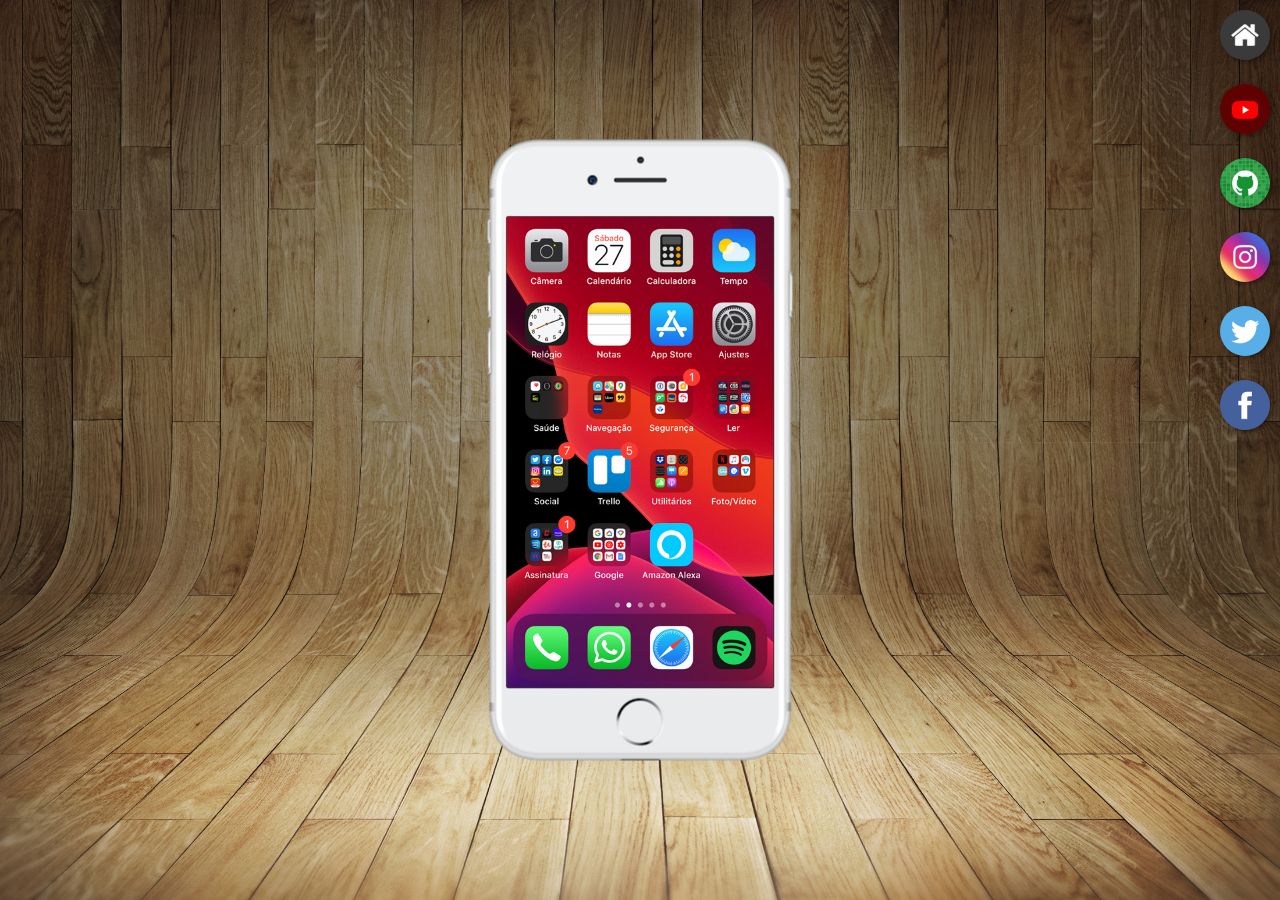
<file: index.html>
<!DOCTYPE html>
<html lang="pt-br">
<head>
    <meta charset="UTF-8">
    <meta http-equiv="X-UA-Compatible" content="IE=edge">
    <meta name="viewport" content="width=device-width, initial-scale=1.0">
    <link rel="shortcut icon" href="favicon.ico" type="image/x-icon">
    <link rel="stylesheet" href="estilos/style.css">
    <title>Redes sociais</title>
</head>
<body>
    <main>
        <section id="telefone">
            <iframe src="home.html" name="tela" id="tela" frameborder="0">
                Seu navegador não é compatível com isso.
            </iframe>
        </section>
        <section id="redes-sociais">
            <a href="home.html" target="tela"><img src="imagens/logo-home.jpg" alt="Home"></a> <br>
            <a href="youtube.html" target="tela"><img src="imagens/logo-youtube.jpg" alt="Youtube"></a> <br>
            <a href="github.html" target="tela"><img src="imagens/logo-github.jpg" alt="Github"></a> <br>
            <a href="instagram.html" target="tela"><img src="imagens/logo-instagram.jpg" alt="Instagram"></a> <br>
            <a href="twitter.html" target="tela"><img src="imagens/logo-twitter.jpg" alt="Twitter"></a> <br>
            <a href="facebook.html" target="tela"><img src="imagens/logo-facebook.jpg" alt="Facebook"></a> <br>

        </section>
    </main>
</body>
</html>
</file>
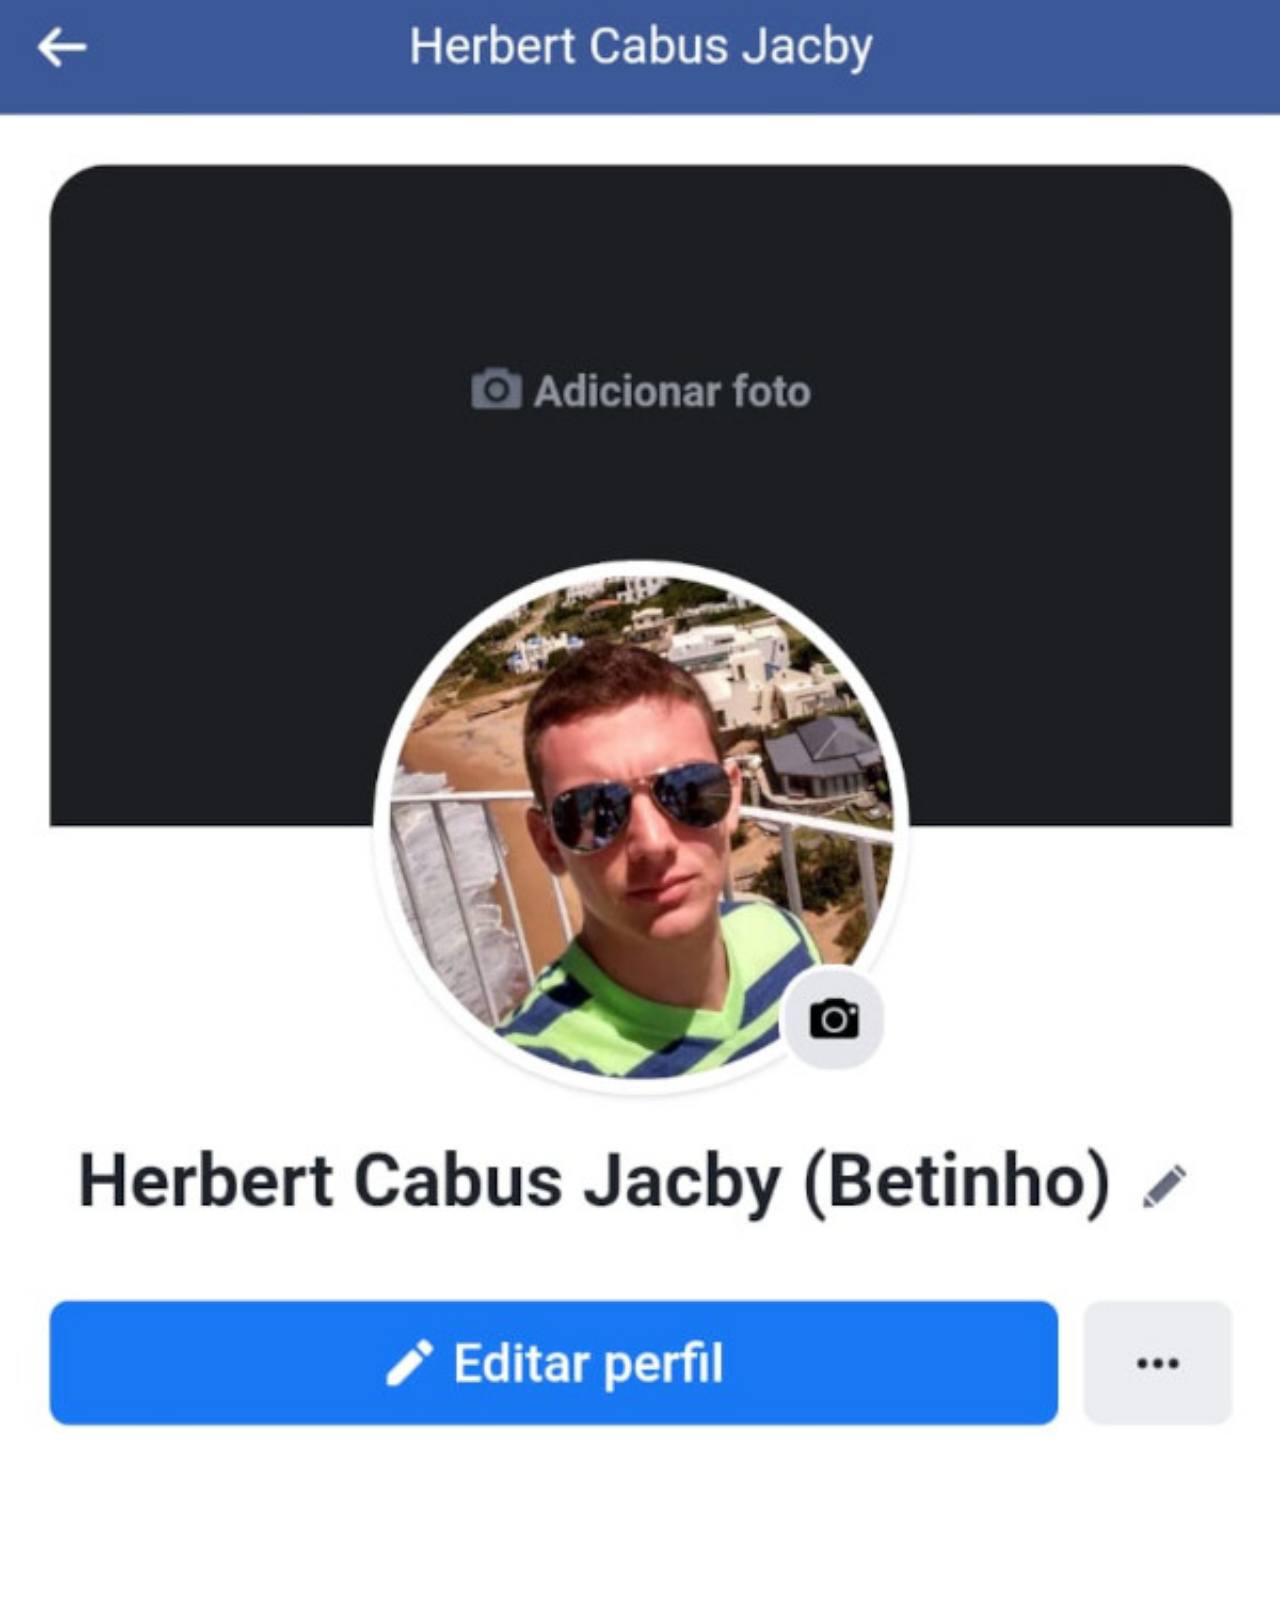
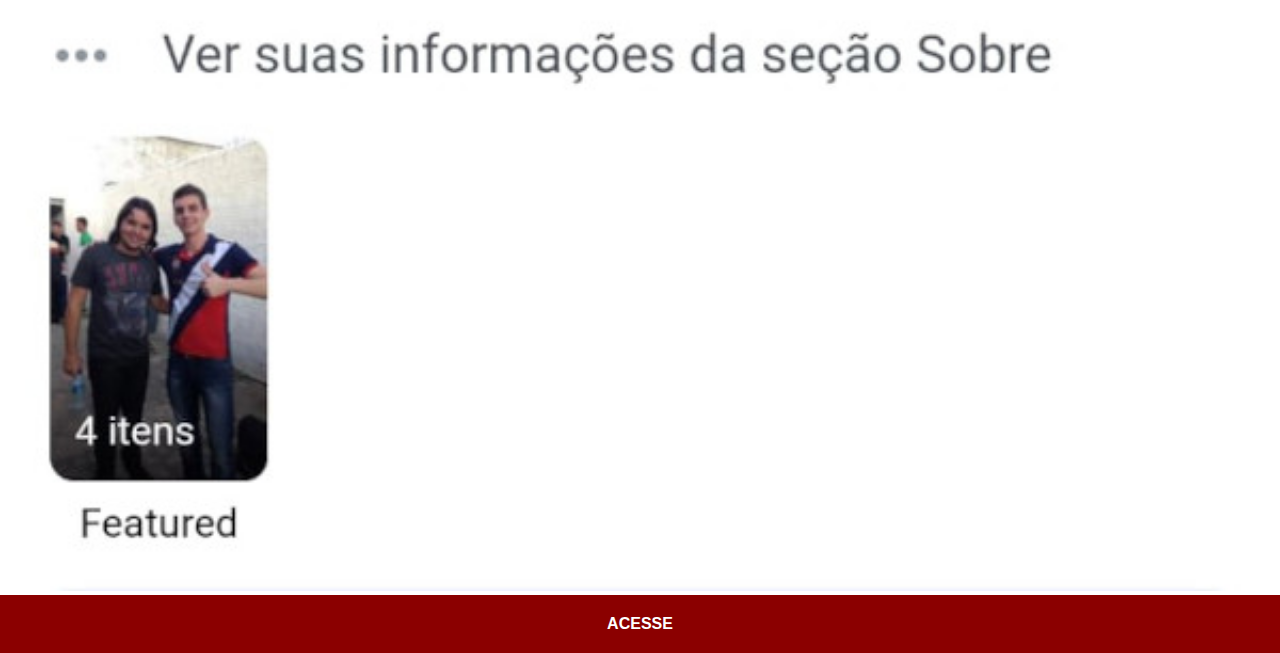
<file: facebook.html>
<!DOCTYPE html>
<html lang="pt-br">
<head>
    <meta charset="UTF-8">
    <meta http-equiv="X-UA-Compatible" content="IE=edge">
    <meta name="viewport" content="width=device-width, initial-scale=1.0">
    <link rel="stylesheet" href="estilos/social.css">
    <title>Facebook</title>
</head>
<body>
    <img src="imagens/tela-facebook.jpg" alt="Facebook">
    <a href="https://www.facebook.com/herbert.cj/" target="_blank">ACESSE</a>
</body>
</html>
</file>
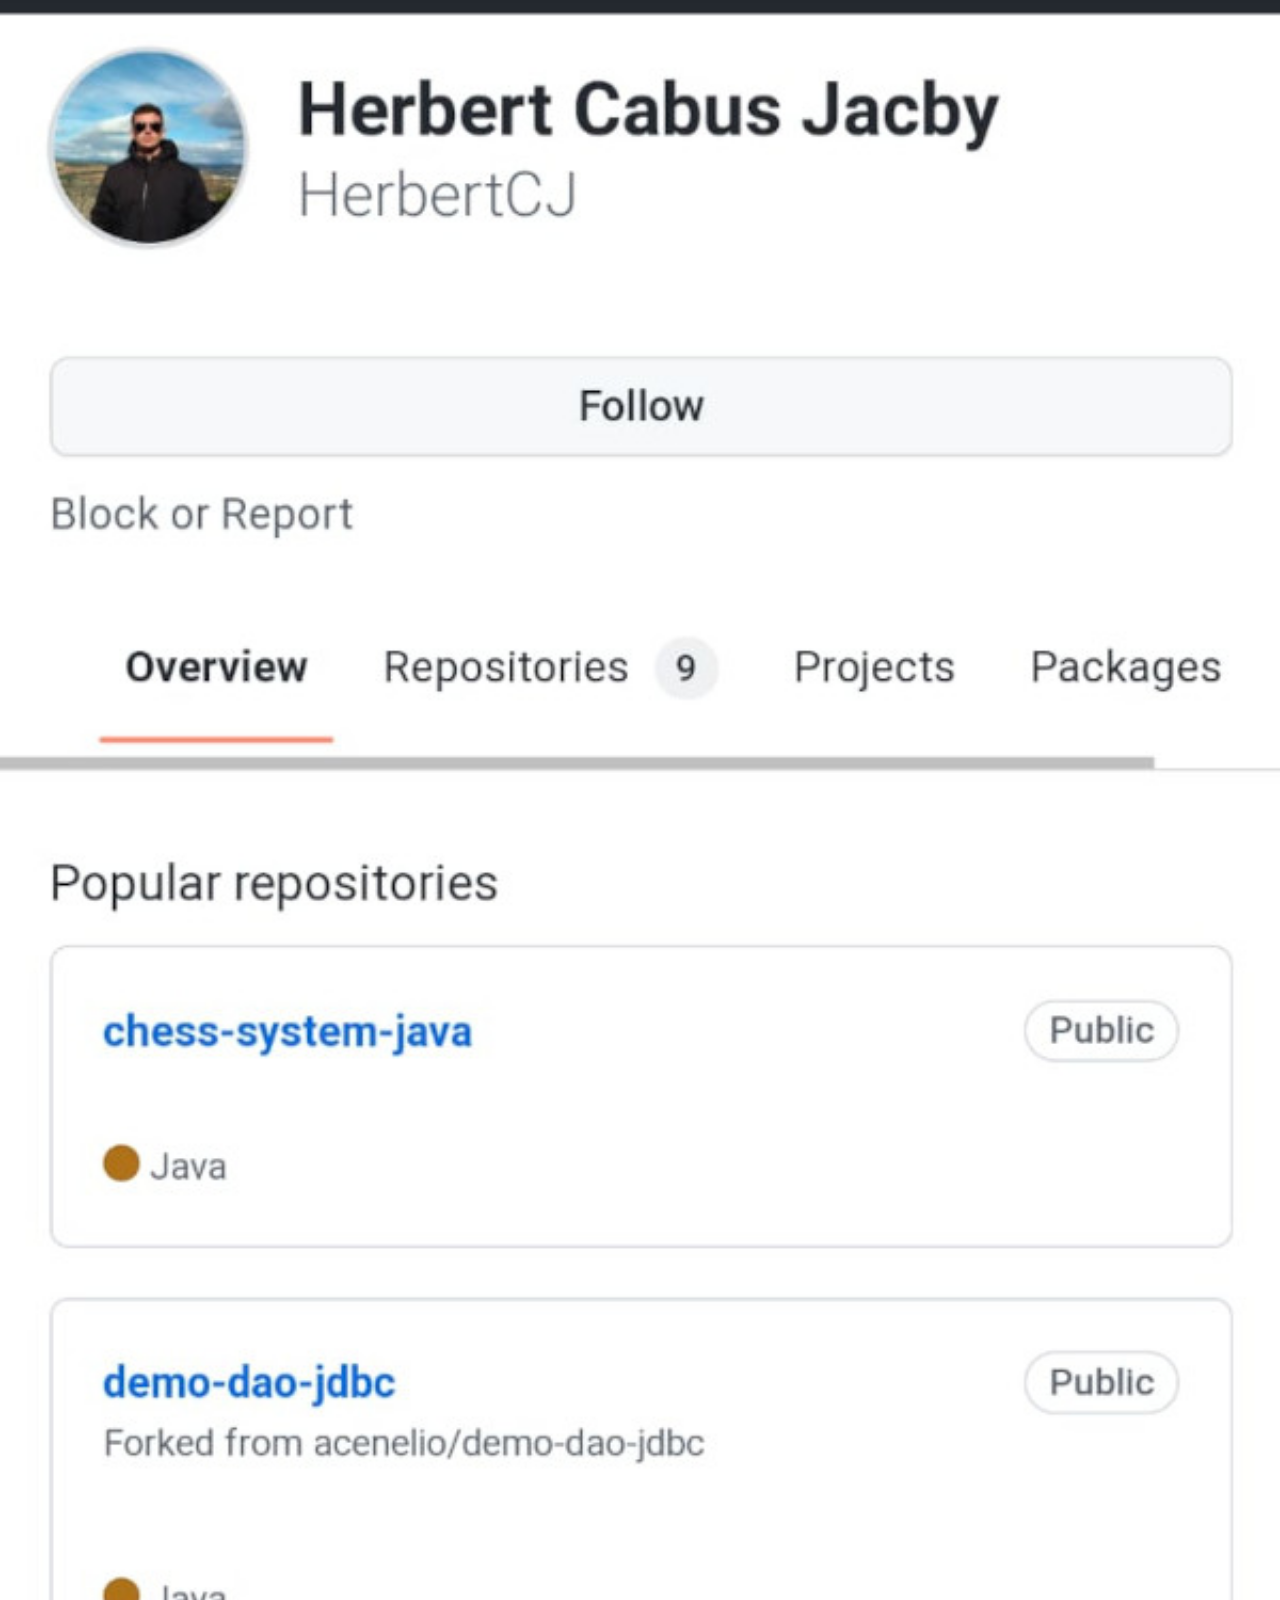
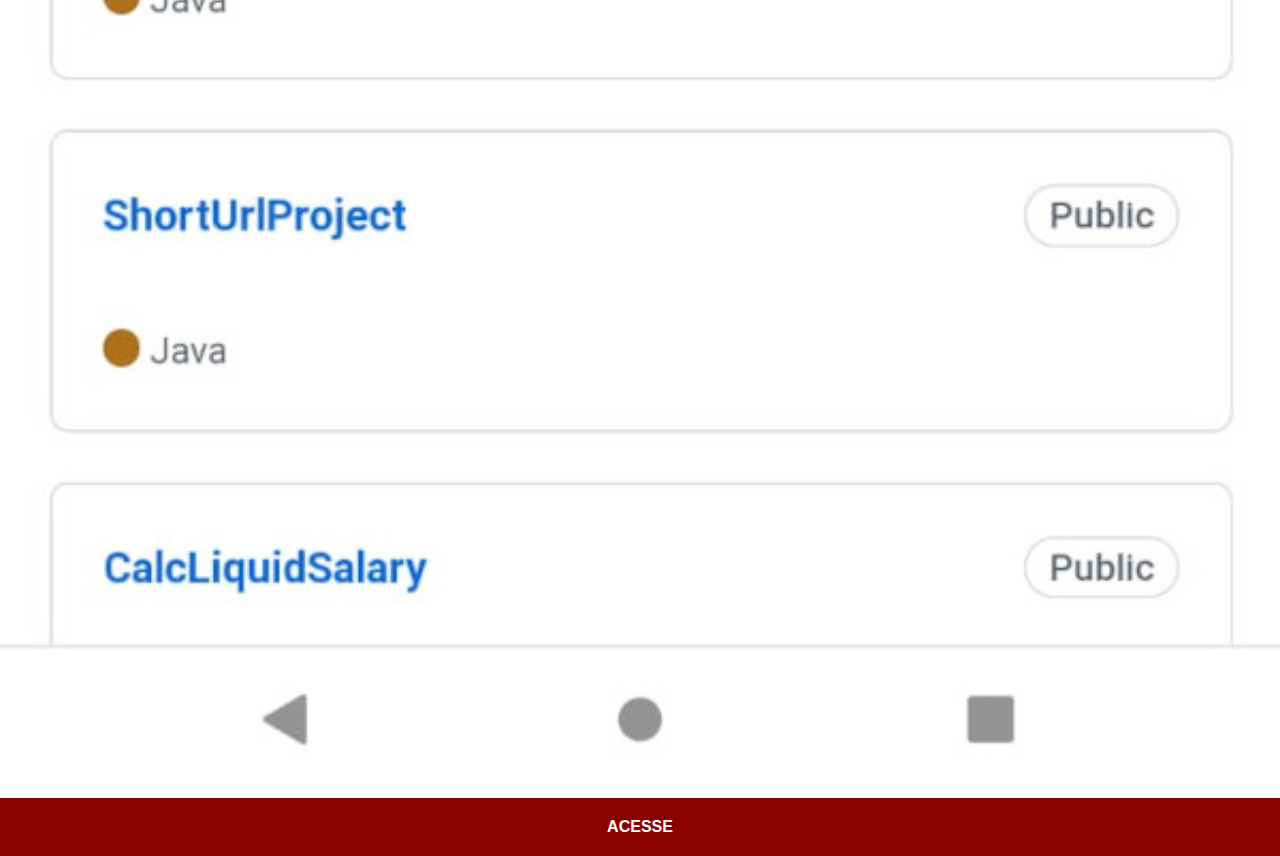
<file: github.html>
<!DOCTYPE html>
<html lang="en">
<head>
    <meta charset="UTF-8">
    <meta http-equiv="X-UA-Compatible" content="IE=edge">
    <meta name="viewport" content="width=device-width, initial-scale=1.0">
    <title>Github</title>
    <link rel="stylesheet" href="estilos/social.css">
</head>
<body>
    <img src="imagens/tela-github.jpg" alt="Github">
    <a href="https://github.com/HerbertCJ" target="_blank">ACESSE</a>
</body>
</html>
</file>
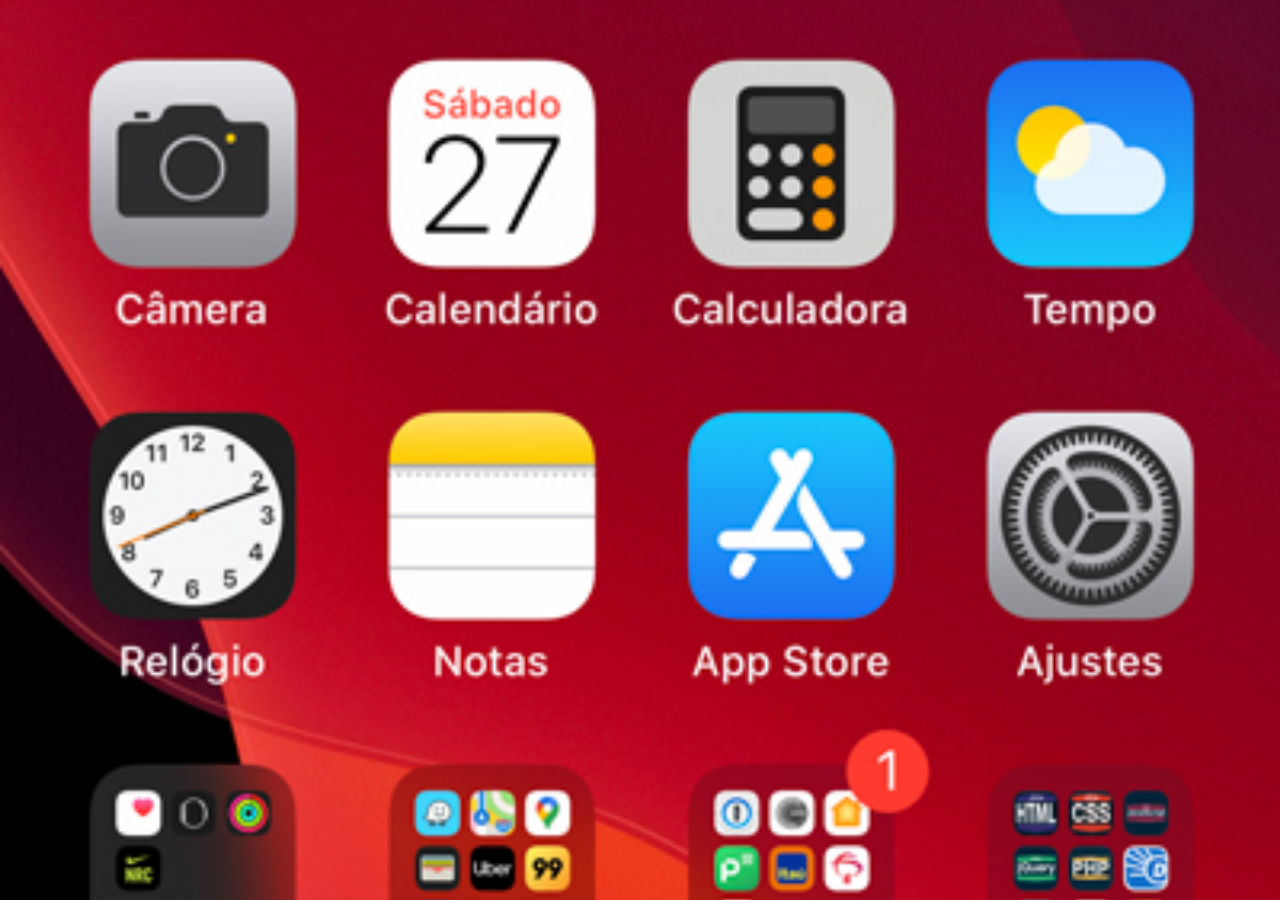
<file: home.html>
<!DOCTYPE html>
<html lang="pt-br">
<head>
    <meta charset="UTF-8">
    <meta http-equiv="X-UA-Compatible" content="IE=edge">
    <meta name="viewport" content="width=device-width, initial-scale=1.0">
    <title>Home</title>
    <style>
        * {
            margin: 0px;
            padding: 0px;
        }
    
        body {
            width: 100vw;
            height: 100vh;
            background: black url('imagens/tela-home.jpg') no-repeat top center;
            background-size: cover;
        }
    </style>
</head>
<body>    
</body>
</html>
</file>
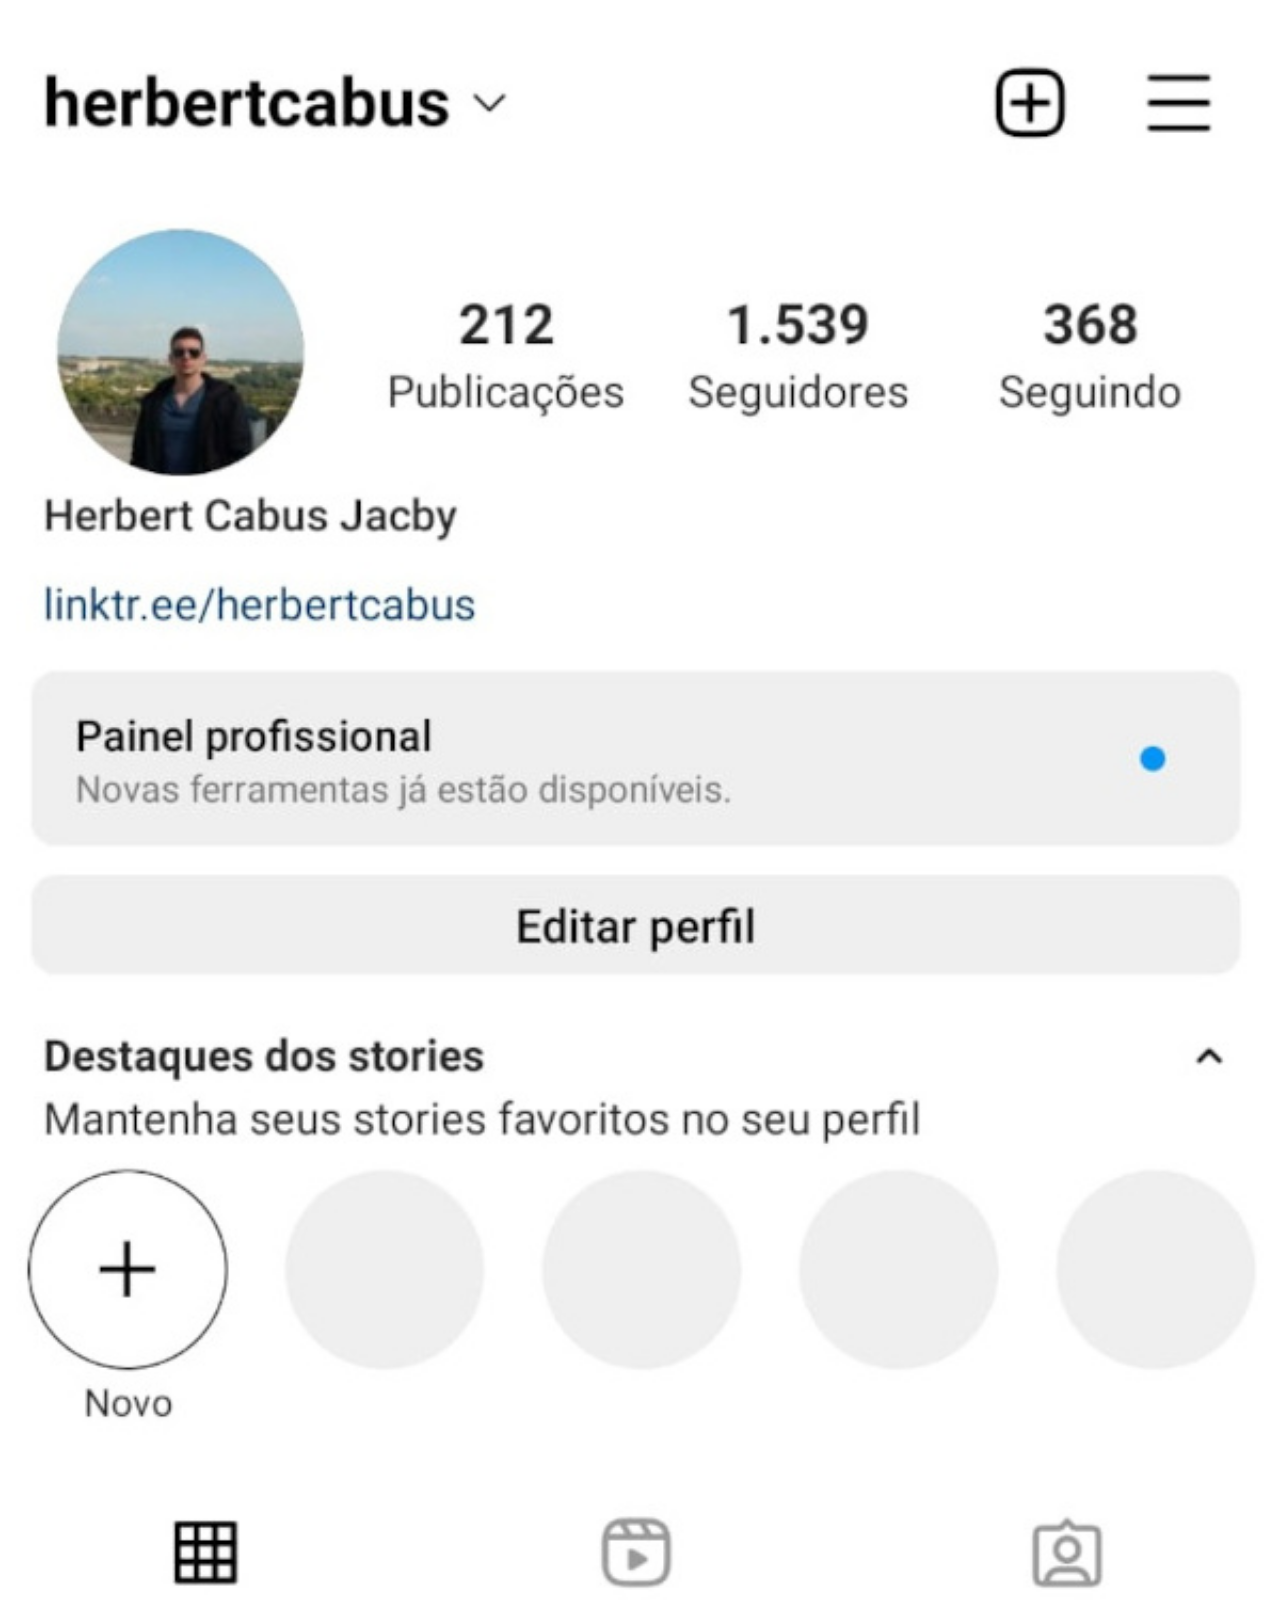
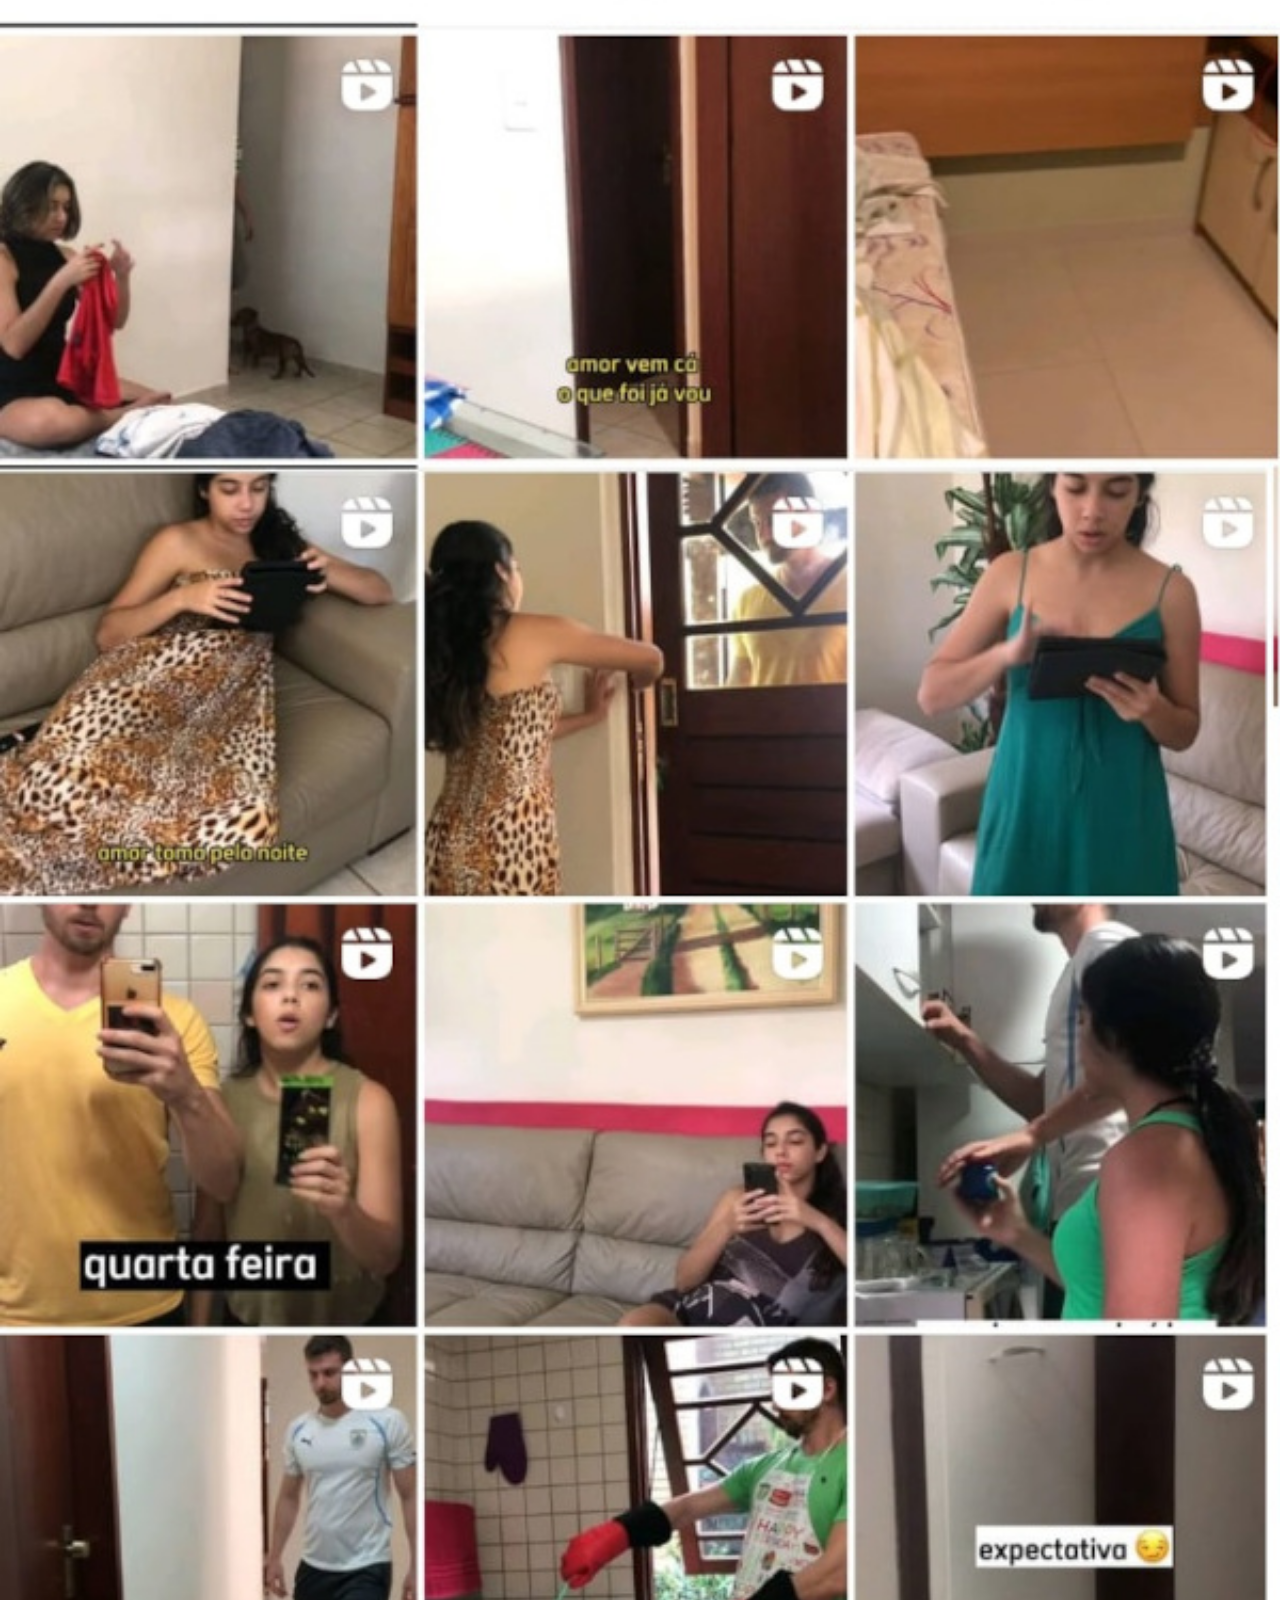
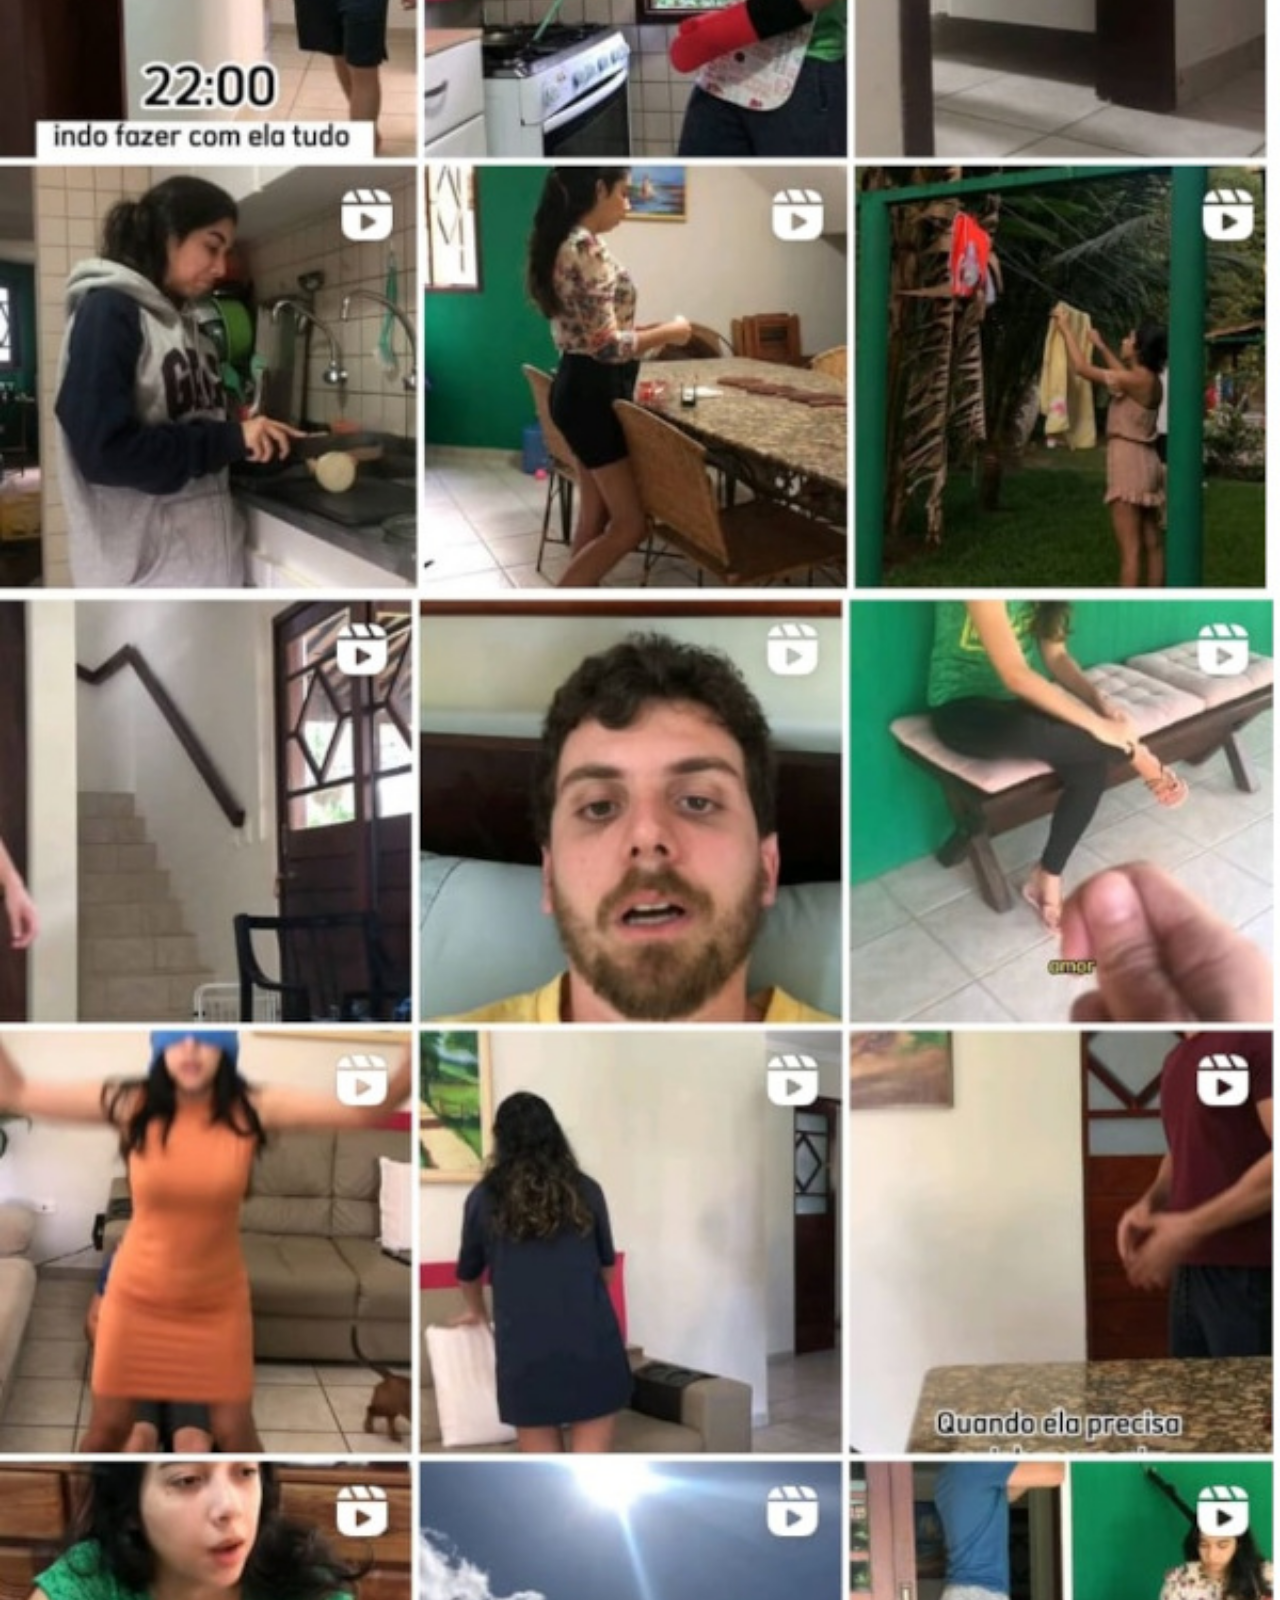
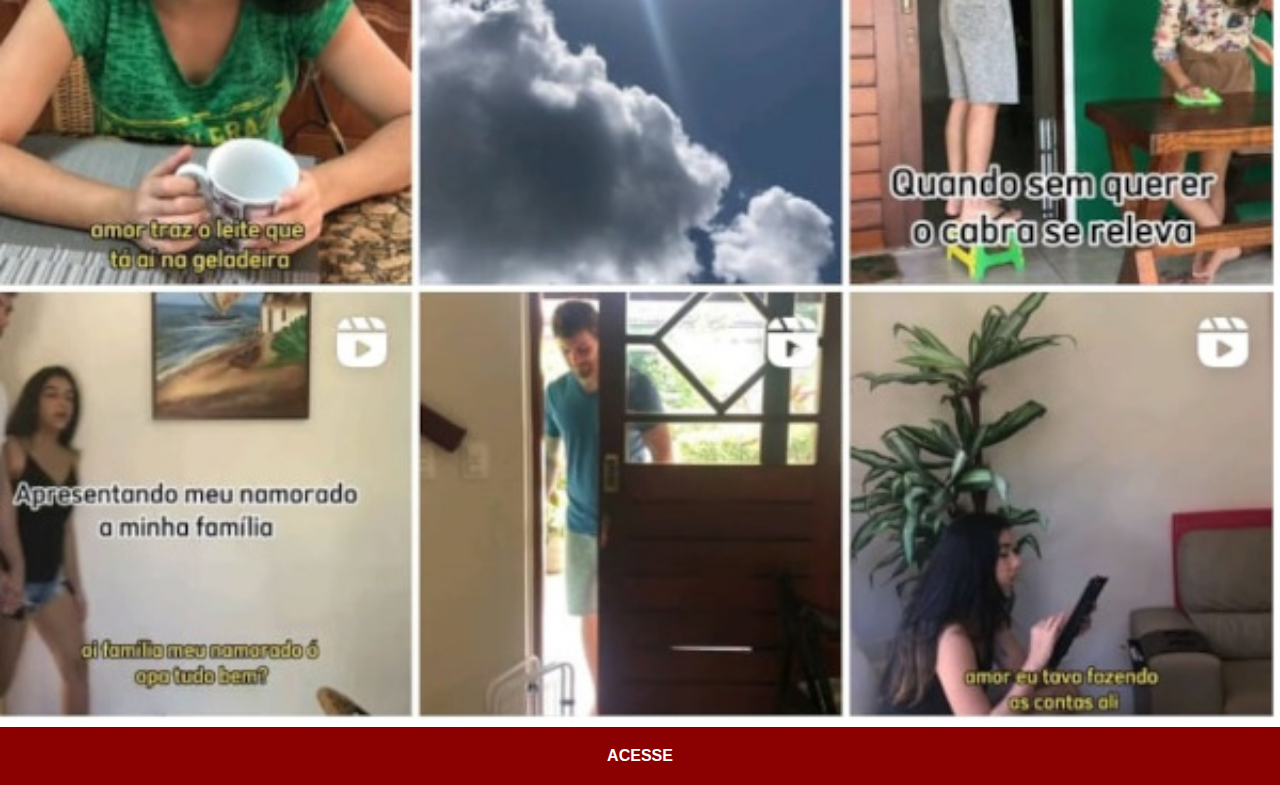
<file: instagram.html>
<!DOCTYPE html>
<html lang="pt-br">
<head>
    <meta charset="UTF-8">
    <meta http-equiv="X-UA-Compatible" content="IE=edge">
    <meta name="viewport" content="width=device-width, initial-scale=1.0">
    <link rel="stylesheet" href="estilos/social.css">
    <title>Instagram</title>    
</head>
<body>
    <img src="imagens/tela-instagram.jpg" alt="Instagram">
    <a href="https://www.instagram.com/herbertcabus/" target="_blank">ACESSE</a>    
</body>
</html>
</file>
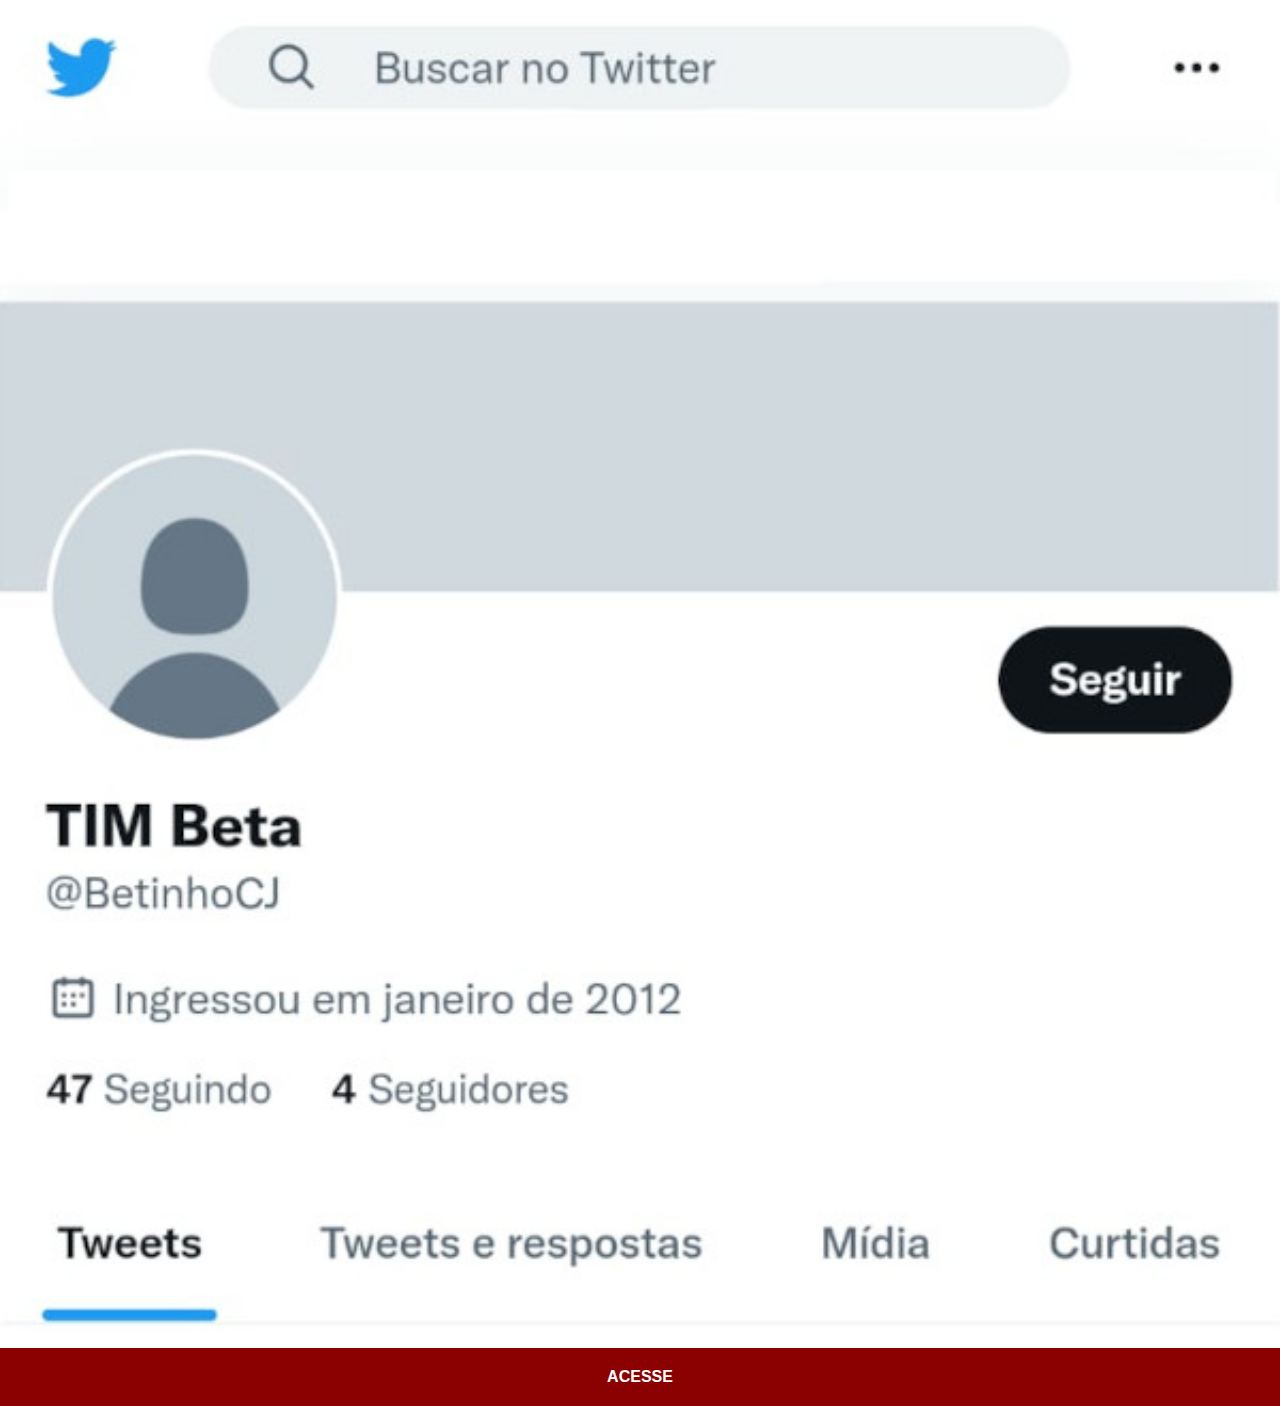
<file: twitter.html>
<!DOCTYPE html>
<html lang="en">
<head>
    <meta charset="UTF-8">
    <meta http-equiv="X-UA-Compatible" content="IE=edge">
    <meta name="viewport" content="width=device-width, initial-scale=1.0">
    <link rel="stylesheet" href="estilos/social.css">
    <title>Twitter</title>
</head>
<body>
    <img src="imagens/tela-twitter.jpg" alt="Twitter">
    <a href="https://twitter.com/BetinhoCJ" target="_blank">ACESSE</a>    
</body>
</html>
</file>
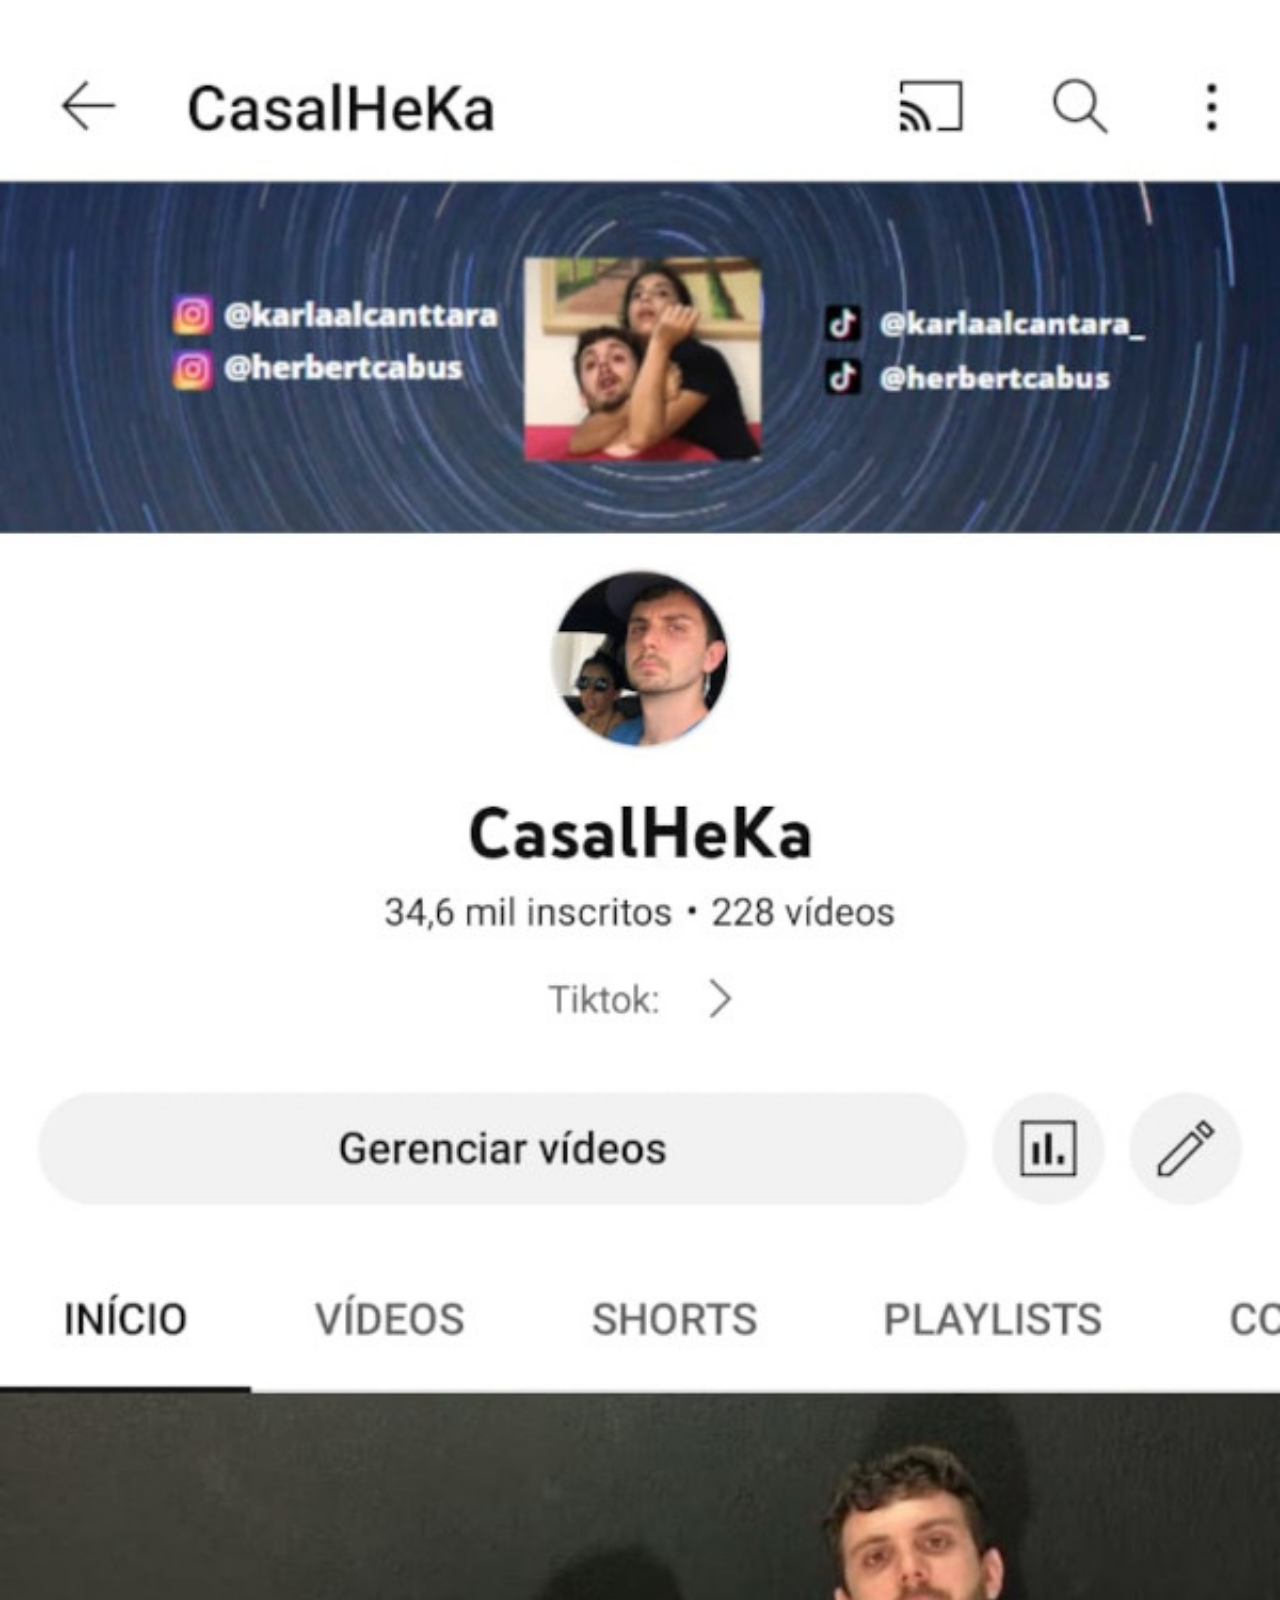
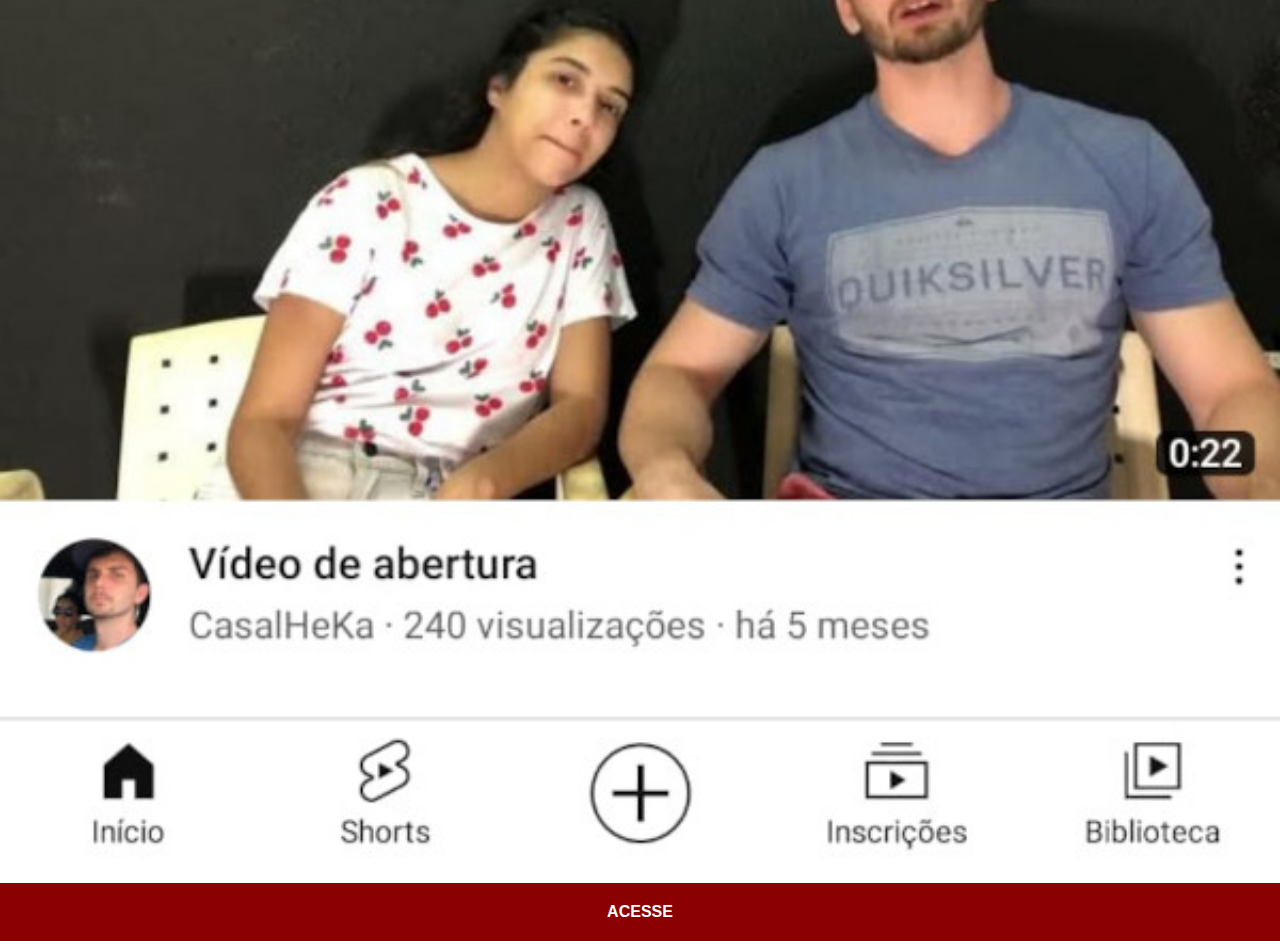
<file: youtube.html>
<!DOCTYPE html>
<html lang="pt-br">
<head>
    <meta charset="UTF-8">
    <meta http-equiv="X-UA-Compatible" content="IE=edge">
    <meta name="viewport" content="width=device-width, initial-scale=1.0">
    <title>Youtube</title>
    <link rel="stylesheet" href="estilos/social.css">
</head>
<body>
    <img src="imagens/tela-youtube.jpeg" alt="YoutTube">
    <a href="https://www.youtube.com/casalheka" target="_blank">ACESSE</a>
</body>
</html>
</file>
<file: estilos/style.css>
@charset "UTF-8";

* {
    margin: 0px;
    padding: 0px;
    font-family: Arial, Helvetica, sans-serif;
}

html, body {
    height: 100vh;
    width: 100vw;
    background-color: black;
}

body {
    background: url('../imagens/fundo-madeira.jpg') no-repeat top center;
    background-size: cover;
    background-attachment: fixed;
}

main {
    position: relative;
    height: 100vh;
}

section#telefone {
    position: absolute;
    top: 50%;
    left: 50%;
    transform: translate(-50%, -50%);

    height: 627px;
    width: 311px;    
    background: url('../imagens/frame-iphone.png') no-repeat;

}

iframe#tela {
    position: relative;
    top: 80px;
    left: 22px;
    width: 267px;
    height: 471px;
}

section#redes-sociais {
    text-align: right;
}

section#redes-sociais img {
    width: 50px;
    margin: 10px;
    border-radius: 50%;
    box-shadow: 2px 2px 5px rgba(0, 0, 0, 0.400);
    box-sizing: border-box;
}

section#redes-sociais img:hover {
        border: 2px solid rgba(255, 255, 255, 0.637);
        transform: translate(-3px, -3px);
        box-shadow: 5px 5px 10px rgba(0, 0, 0, 0.623);
        transition: transform 0.3, border 1s;        
}
</file>
<file: estilos/social.css>
@charset "UTF-8";

* {
    margin: 0px;
    padding: 0px;
    font-family: Arial, Helvetica, sans-serif;
}

::-webkit-scrollbar {
    width: 0px;
    height: 0px;
}

img {
    width: 100vw;
}

a {
    display: block;
    background-color: darkred;
    color: white;
    padding: 20px;
    text-align: center;
    font-weight: bolder;
    text-decoration: none;
}

a:hover{
    background-color: red;
}
</file>
